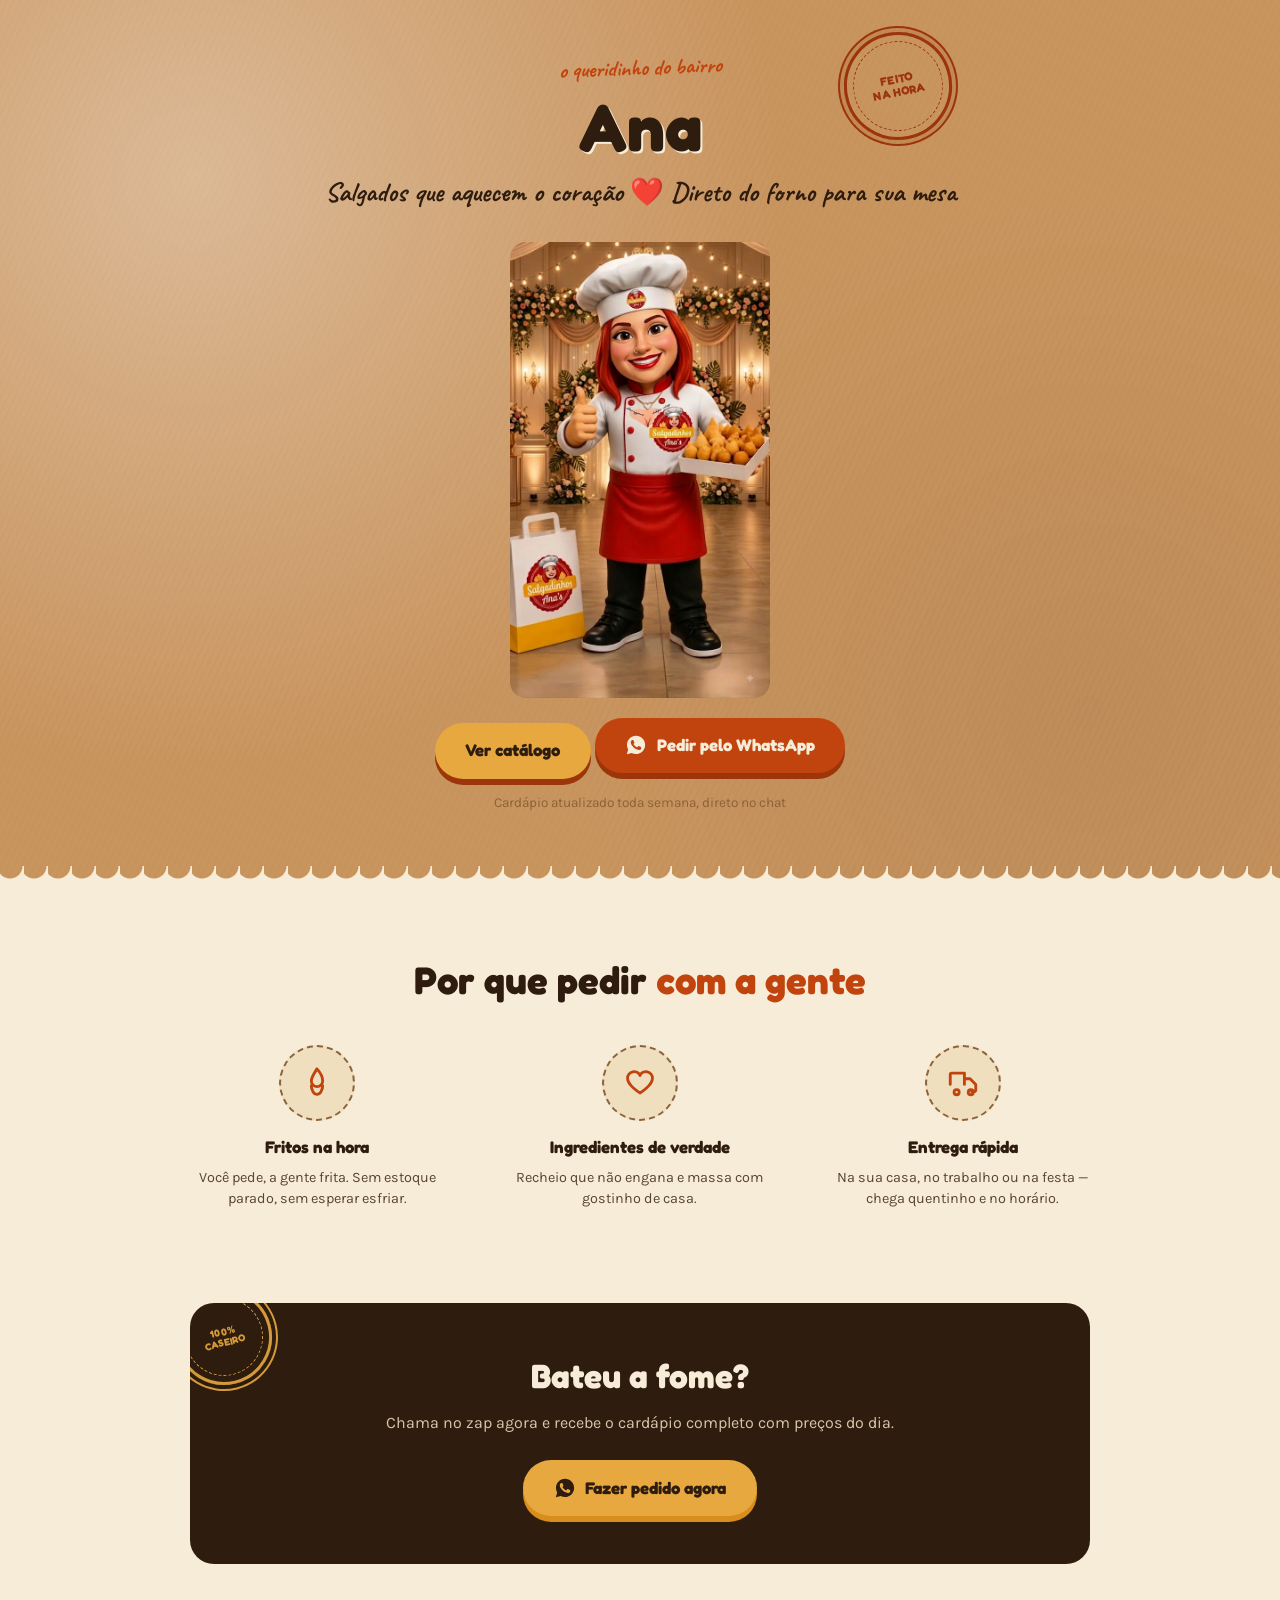
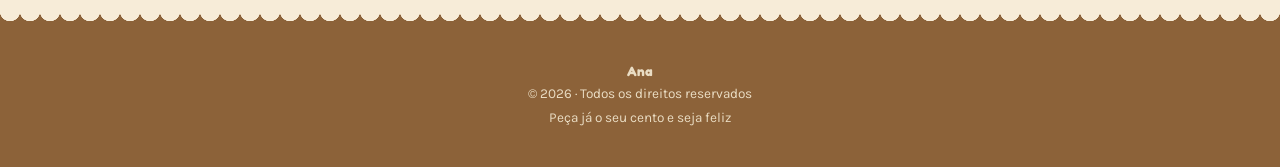
<file: index.html>
<!DOCTYPE html>
<html lang="pt-BR">
<head>
<meta charset="UTF-8">
<meta name="viewport" content="width=device-width, initial-scale=1.0">
<link rel="stylesheet" href="style.css">
<title>Ana | Salgados que aquecem o coração</title>
<meta name="description" content="Salgados fritos e assados na hora, recheio de verdade e entrega rápida. Peça pelo WhatsApp.">

<link rel="preconnect" href="https://fonts.googleapis.com">
<link rel="preconnect" href="https://fonts.gstatic.com" crossorigin>
<link href="https://fonts.googleapis.com/css2?family=Fredoka:wght@600;700;900&family=Karla:wght@400;500;700&family=Caveat:wght@600;700&display=swap" rel="stylesheet">


</head>
<body>

<header class="hero">
  <div class="hero__inner">
    <div class="stamp stamp--hero">Feito<br>na hora</div>
    <p class="eyebrow">o queridinho do bairro</p>
    <h1 class="hero__title">Ana</h1>
    <p class="hero__tagline">Salgados que aquecem o coração ❤️ Direto do forno para sua mesa</p>
    <img src="ana-mascote.png" alt="Mascote da Ana Salgados segurando uma caixa de coxinhas" style="max-width:260px;width:70%;height:auto;display:block;margin:20px auto;border-radius:16px;">

    <a class="cta cta--secondary" href="catalogo.html">Ver catálogo</a>
    <a class="cta" href="https://wa.me/554198285648?text=Ol%C3%A1!%20Vi%20o%20site%20e%20gostaria%20de%20fazer%20um%20pedido%20de%20salgados!" target="_blank" rel="noopener">
      <svg viewBox="0 0 24 24" fill="currentColor" aria-hidden="true"><path d="M12.04 2c-5.46 0-9.9 4.44-9.9 9.9 0 1.75.46 3.45 1.32 4.95L2 22l5.29-1.39a9.9 9.9 0 0 0 4.75 1.21h.01c5.46 0 9.9-4.44 9.9-9.9S17.5 2 12.04 2Zm5.8 14.06c-.24.68-1.4 1.3-1.93 1.36-.53.06-1.03.31-3.46-.72-2.92-1.23-4.8-4.2-4.94-4.4-.14-.19-1.18-1.57-1.18-3s.75-2.13 1.02-2.42c.27-.29.58-.36.78-.36h.55c.18 0 .42-.03.64.5.24.55.79 1.9.86 2.04.07.14.11.31.02.5-.09.19-.14.31-.28.47-.14.16-.28.36-.4.48-.14.14-.28.29-.12.56.16.28.71 1.18 1.52 1.9 1.05.94 1.93 1.24 2.2 1.38.27.14.43.12.6-.07.16-.19.68-.79.87-1.06.19-.27.37-.22.62-.13.26.09 1.61.76 1.89.9.28.14.46.21.53.33.07.12.07.68-.17 1.36Z"/></svg>
      Pedir pelo WhatsApp
    </a>
    <p class="hero__note">Cardápio atualizado toda semana, direto no chat</p>
  </div>
</header>
<main>

  <section class="features">
    <h2 class="section-title">Por que pedir <span>com a gente</span></h2>
    <div class="features__grid">
      <div class="feature">
        <div class="feature__badge">
          <svg viewBox="0 0 24 24" fill="none" stroke-width="2" stroke-linecap="round" stroke-linejoin="round"><path d="M12 2s4 4.5 4 8.5A4 4 0 0 1 8 10.5C8 8 9.5 6 12 2Z"/><path d="M8 14c0 3 1.8 6 4 6s4-3 4-6"/></svg>
        </div>
        <h4>Fritos na hora</h4>
        <p>Você pede, a gente frita. Sem estoque parado, sem esperar esfriar.</p>
      </div>
      <div class="feature">
        <div class="feature__badge">
          <svg viewBox="0 0 24 24" fill="none" stroke-width="2" stroke-linecap="round" stroke-linejoin="round"><path d="M20.8 8.6c0 5.1-8.8 10.4-8.8 10.4S3.2 13.7 3.2 8.6a4.6 4.6 0 0 1 8.8-1.9 4.6 4.6 0 0 1 8.8 1.9Z"/></svg>
        </div>
        <h4>Ingredientes de verdade</h4>
        <p>Recheio que não engana e massa com gostinho de casa.</p>
      </div>
      <div class="feature">
        <div class="feature__badge">
          <svg viewBox="0 0 24 24" fill="none" stroke-width="2" stroke-linecap="round" stroke-linejoin="round"><path d="M3 13V6a1 1 0 0 1 1-1h9v8"/><path d="M13 9h4l4 4v4a1 1 0 0 1-1 1h-2"/><circle cx="7.5" cy="18.5" r="1.8"/><circle cx="17.5" cy="18.5" r="1.8"/></svg>
        </div>
        <h4>Entrega rápida</h4>
        <p>Na sua casa, no trabalho ou na festa — chega quentinho e no horário.</p>
      </div>
    </div>
  </section>

  <section class="cta-band">
    <div class="cta-band__stamp stamp">100%<br>caseiro</div>
    <h2>Bateu a fome?</h2>
    <p>Chama no zap agora e recebe o cardápio completo com preços do dia.</p>
    <a class="cta cta--big" href="https://wa.me/554198285648?text=Ol%C3%A1!%20Vi%20o%20site%20e%20gostaria%20de%20fazer%20um%20pedido%20de%20salgados!" target="_blank" rel="noopener">
      <svg viewBox="0 0 24 24" fill="currentColor" aria-hidden="true"><path d="M12.04 2c-5.46 0-9.9 4.44-9.9 9.9 0 1.75.46 3.45 1.32 4.95L2 22l5.29-1.39a9.9 9.9 0 0 0 4.75 1.21h.01c5.46 0 9.9-4.44 9.9-9.9S17.5 2 12.04 2Zm5.8 14.06c-.24.68-1.4 1.3-1.93 1.36-.53.06-1.03.31-3.46-.72-2.92-1.23-4.8-4.2-4.94-4.4-.14-.19-1.18-1.57-1.18-3s.75-2.13 1.02-2.42c.27-.29.58-.36.78-.36h.55c.18 0 .42-.03.64.5.24.55.79 1.9.86 2.04.07.14.11.31.02.5-.09.19-.14.31-.28.47-.14.16-.28.36-.4.48-.14.14-.28.29-.12.56.16.28.71 1.18 1.52 1.9 1.05.94 1.93 1.24 2.2 1.38.27.14.43.12.6-.07.16-.19.68-.79.87-1.06.19-.27.37-.22.62-.13.26.09 1.61.76 1.89.9.28.14.46.21.53.33.07.12.07.68-.17 1.36Z"/></svg>
      Fazer pedido agora
    </a>
  </section>

</main>

<footer class="footer">
  <div class="footer__torn"></div>
  <div class="footer__content">
    <p class="footer__brand">Ana</p>
    <p>© 2026 · Todos os direitos reservados</p>
    <p>Peça já o seu cento e seja feliz</p>
  </div>
</footer>
</body>
</html>
</file>
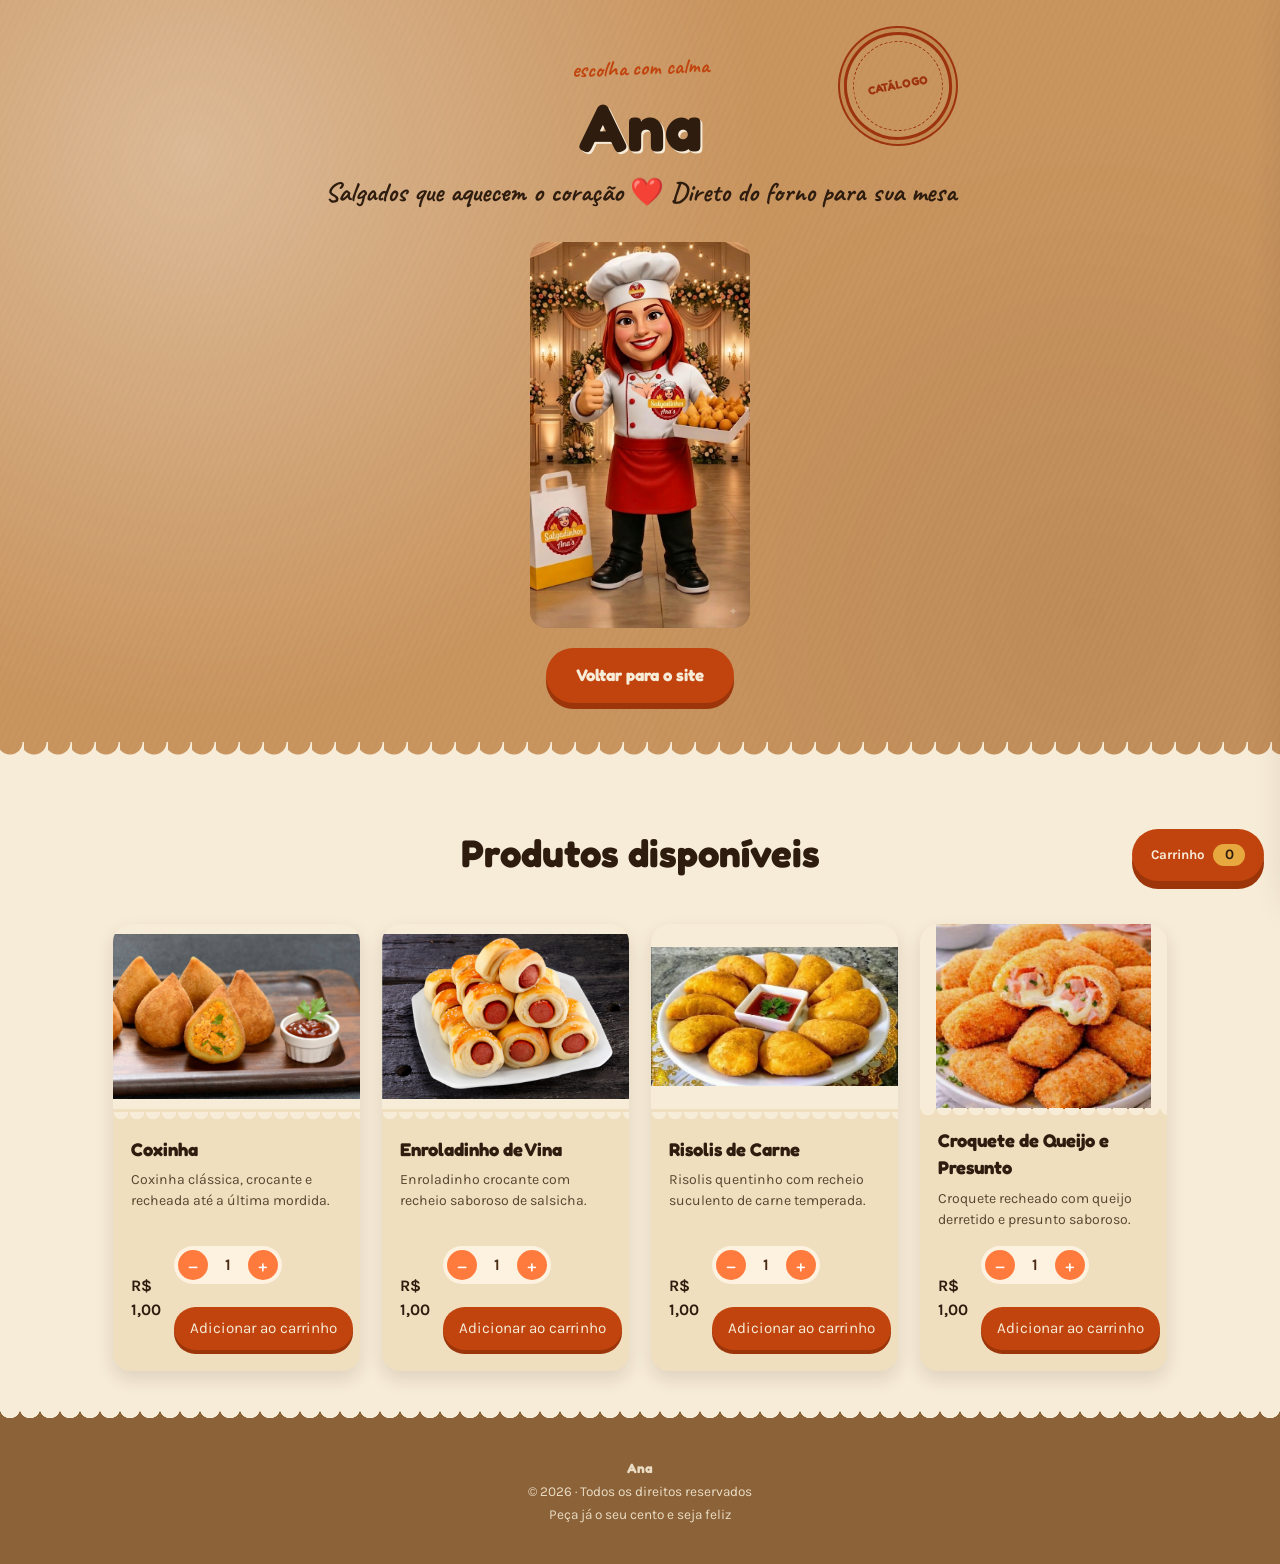
<file: catalogo.html>
<!DOCTYPE html>
<html lang="pt-BR">
<head>
<meta charset="UTF-8">
<meta name="viewport" content="width=device-width, initial-scale=1.0">
<link rel="stylesheet" href="style.css">
<title>Catálogo de Produtos | Ana</title>
<meta name="description" content="Catálogo de salgados com preços e carrinho lateral para finalizar no WhatsApp.">
<link rel="preconnect" href="https://fonts.googleapis.com">
<link rel="preconnect" href="https://fonts.gstatic.com" crossorigin>
<link href="https://fonts.googleapis.com/css2?family=Fredoka:wght@600;700;900&family=Karla:wght@400;500;700&family=Caveat:wght@600;700&display=swap" rel="stylesheet">
<style>
  .ticket__controls {
    display: flex;
    align-items: center;
    gap: 10px;
    flex-wrap: wrap;
  }
  .qty-stepper {
    display: flex;
    align-items: center;
    gap: 10px;
    background: #fdf1e0;
    border-radius: 999px;
    padding: 4px;
  }
  .qty-btn {
    width: 30px;
    height: 30px;
    border: none;
    border-radius: 50%;
    background: #ff7a3d;
    color: #fff;
    font-family: 'Fredoka', sans-serif;
    font-size: 18px;
    line-height: 1;
    cursor: pointer;
    display: flex;
    align-items: center;
    justify-content: center;
    transition: transform 0.1s ease, background 0.2s ease;
  }
  .qty-btn:hover {
    background: #e85f22;
  }
  .qty-btn:active {
    transform: scale(0.9);
  }
  .qty-value {
    min-width: 20px;
    text-align: center;
    font-family: 'Karla', sans-serif;
    font-weight: 700;
    color: #4a2c14;
  }
</style>
</head>
<body>
<header class="hero">
  <div class="hero__inner">
    <div class="stamp stamp--hero">Catálogo</div>
    <p class="eyebrow">escolha com calma</p>
    <h1 class="hero__title">Ana</h1>
    <p class="hero__tagline">Salgados que aquecem o coração ❤️ Direto do forno para sua mesa</p>
    <img src="ana-mascote.png" alt="Mascote da Ana Salgados segurando uma caixa de coxinhas" style="max-width:220px;width:60%;height:auto;display:block;margin:20px auto;border-radius:16px;">
    <a class="cta" href="https://moratojoao100-ctrl.github.io/site/" target="_blank" rel="noopener">Voltar para o site</a>
  </div>
</header>

<main>
  <section class="menu" id="catalogo">
    <h2 class="section-title">Produtos disponíveis</h2>
    <div class="menu__grid" id="catalogList">
      <article class="ticket" data-price="1.00">
        <div class="ticket__img">
        <img src="coxinha.jpg" alt="Coxinha dourada e crocante">
        </div>
        <div class="ticket__seam"></div>
        <div class="ticket__body">
          <h3>Coxinha</h3>
          <p>Coxinha clássica, crocante e recheada até a última mordida.</p>
          <div class="ticket__footer">
            <span class="ticket__price">R$ 1,00</span>
            <div class="ticket__controls">
              <div class="qty-stepper">
                <button type="button" class="qty-btn qty-minus" aria-label="Diminuir quantidade">−</button>
                <span class="qty-value">1</span>
                <button type="button" class="qty-btn qty-plus" aria-label="Aumentar quantidade">+</button>
              </div>
              <button type="button" class="ticket__button add-to-cart">Adicionar ao carrinho</button>
            </div>
          </div>
        </div>
      </article>
      <article class="ticket" data-price="1.00">
        <div class="ticket__img">
         <img src="enroladinho de vina.jpg" alt="Enroladinho de cozinha crocante">
        </div>
        <div class="ticket__seam"></div>
        <div class="ticket__body">
          <h3>Enroladinho de Vina</h3>
          <p>Enroladinho crocante com recheio saboroso de salsicha.</p>
          <div class="ticket__footer">
            <span class="ticket__price">R$ 1,00</span>
            <div class="ticket__controls">
              <div class="qty-stepper">
                <button type="button" class="qty-btn qty-minus" aria-label="Diminuir quantidade">−</button>
                <span class="qty-value">1</span>
                <button type="button" class="qty-btn qty-plus" aria-label="Aumentar quantidade">+</button>
              </div>
              <button type="button" class="ticket__button add-to-cart">Adicionar ao carrinho</button>
            </div>
          </div>
        </div>
      </article>
      <article class="ticket" data-price="1.00">
        <div class="ticket__img">
          <img src="risoles de carne.jfif" alt="Risolis de carne">
        </div>
        <div class="ticket__seam"></div>
        <div class="ticket__body">
          <h3>Risolis de Carne</h3>
          <p>Risolis quentinho com recheio suculento de carne temperada.</p>
          <div class="ticket__footer">
            <span class="ticket__price">R$ 1,00</span>
            <div class="ticket__controls">
              <div class="qty-stepper">
                <button type="button" class="qty-btn qty-minus" aria-label="Diminuir quantidade">−</button>
                <span class="qty-value">1</span>
                <button type="button" class="qty-btn qty-plus" aria-label="Aumentar quantidade">+</button>
              </div>
              <button type="button" class="ticket__button add-to-cart">Adicionar ao carrinho</button>
            </div>
          </div>
        </div>
      </article>
      <article class="ticket" data-price="1.00">
        <div class="ticket__img">
          <img src="croquete.jfif" alt="Croquete de queijo e presunto">
        </div>
        <div class="ticket__seam"></div>
        <div class="ticket__body">
          <h3>Croquete de Queijo e Presunto</h3>
          <p>Croquete recheado com queijo derretido e presunto saboroso.</p>
          <div class="ticket__footer">
            <span class="ticket__price">R$ 1,00</span>
            <div class="ticket__controls">
              <div class="qty-stepper">
                <button type="button" class="qty-btn qty-minus" aria-label="Diminuir quantidade">−</button>
                <span class="qty-value">1</span>
                <button type="button" class="qty-btn qty-plus" aria-label="Aumentar quantidade">+</button>
              </div>
              <button type="button" class="ticket__button add-to-cart">Adicionar ao carrinho</button>
            </div>
          </div>
        </div>
      </article>
    </div>
  </section>
</main>

<button class="cart-drawer__trigger" id="cartTrigger">
  Carrinho <span class="cart-drawer__count" id="cartCount">0</span>
</button>
<div class="cart-drawer__backdrop" id="cartBackdrop"></div>
<aside class="cart-drawer" id="cartDrawer" aria-hidden="true">
  <div class="cart-drawer__inner">
    <div class="cart-drawer__header">
      <h2>Carrinho</h2>
      <button type="button" class="cart-drawer__close" id="closeCart" aria-label="Fechar carrinho">×</button>
    </div>
    <div class="cart__info">
      <p class="cart__empty">Seu carrinho está vazio. Adicione um produto.</p>
      <ul class="cart__list"></ul>
    </div>
    <div class="cart__payment">
      <h3>Pagamento</h3>
      <p class="payment-note">Combine a forma de pagamento diretamente pelo WhatsApp ao finalizar o pedido.</p>
    </div>
    <div class="cart__summary">
      <div class="cart__summary-row">
        <span>Total</span>
        <strong class="cart__total-value">R$ 0,00</strong>
      </div>
      <button type="button" class="cta cart__checkout" disabled>Finalizar pedido</button>
    </div>
  </div>
</aside>

<footer class="footer">
  <div class="footer__torn"></div>
  <div class="footer__content">
    <p class="footer__brand">Ana</p>
    <p>© 2026 · Todos os direitos reservados</p>
    <p>Peça já o seu cento e seja feliz</p>
  </div>
</footer>

<script>
  const cart = [];
  const cartCount = document.getElementById('cartCount');
  const cartList = document.querySelector('.cart__list');
  const cartEmpty = document.querySelector('.cart__empty');
  const cartTotalValue = document.querySelector('.cart__total-value');
  const checkoutButton = document.querySelector('.cart__checkout');
  const cartDrawer = document.getElementById('cartDrawer');
  const cartBackdrop = document.getElementById('cartBackdrop');
  const cartTrigger = document.getElementById('cartTrigger');
  const closeCart = document.getElementById('closeCart');
  const whatsappNumber = '554198285648'; // WhatsApp number +55 41 9828-5648

  function formatCurrency(value) {
    return value.toLocaleString('pt-BR', { style: 'currency', currency: 'BRL' });
  }

  function updateCart() {
    cartList.innerHTML = '';
    cartCount.textContent = cart.reduce((sum, item) => sum + item.quantity, 0);
    if (cart.length === 0) {
      cartEmpty.style.display = 'block';
      checkoutButton.disabled = true;
      cartTotalValue.textContent = 'R$ 0,00';
      return;
    }

    cartEmpty.style.display = 'none';
    let total = 0;
    cart.forEach((item, index) => {
      const li = document.createElement('li');
      li.className = 'cart__item';
      li.innerHTML = `
        <div>
          <p class="cart__item-name">${item.name}</p>
          <p class="cart__item-details">${item.quantity} x ${formatCurrency(item.price)} = ${formatCurrency(item.price * item.quantity)}</p>
        </div>
        <button type="button" class="cart__item-remove" data-index="${index}">Remover</button>
      `;
      cartList.appendChild(li);
      total += item.price * item.quantity;
    });

    cartTotalValue.textContent = formatCurrency(total);
    checkoutButton.disabled = false;
  }

  function addItemToCart(name, price) {
    const existing = cart.find(item => item.name === name);
    if (existing) {
      existing.quantity += 1;
    } else {
      cart.push({ name, price, quantity: 1 });
    }
    updateCart();
    openCart();
  }

  function removeItem(index) {
    cart.splice(index, 1);
    updateCart();
  }

  function openCart() {
    cartDrawer.classList.add('is-open');
    cartBackdrop.classList.add('is-visible');
    cartDrawer.setAttribute('aria-hidden', 'false');
  }

  function closeCartDrawer() {
    cartDrawer.classList.remove('is-open');
    cartBackdrop.classList.remove('is-visible');
    cartDrawer.setAttribute('aria-hidden', 'true');
  }

  function getSelectedQty(ticket) {
    return parseInt(ticket.querySelector('.qty-value').textContent, 10) || 1;
  }

  function setSelectedQty(ticket, value) {
    ticket.querySelector('.qty-value').textContent = value;
  }

  document.querySelectorAll('.qty-plus').forEach(button => {
    button.addEventListener('click', event => {
      const ticket = event.target.closest('.ticket');
      const current = getSelectedQty(ticket);
      setSelectedQty(ticket, current + 1);
    });
  });

  document.querySelectorAll('.qty-minus').forEach(button => {
    button.addEventListener('click', event => {
      const ticket = event.target.closest('.ticket');
      const current = getSelectedQty(ticket);
      if (current > 1) {
        setSelectedQty(ticket, current - 1);
      }
    });
  });

  document.querySelectorAll('.add-to-cart').forEach(button => {
    button.addEventListener('click', event => {
      const ticket = event.target.closest('.ticket');
      const name = ticket.querySelector('h3').textContent.trim();
      const price = parseFloat(ticket.dataset.price);
      const qty = getSelectedQty(ticket);

      const existing = cart.find(item => item.name === name);
      if (existing) {
        existing.quantity += qty;
      } else {
        cart.push({ name, price, quantity: qty });
      }

      updateCart();
      openCart();
      setSelectedQty(ticket, 1);
    });
  });

  cartList.addEventListener('click', event => {
    if (!event.target.classList.contains('cart__item-remove')) return;
    const index = Number(event.target.dataset.index);
    removeItem(index);
  });

  checkoutButton.addEventListener('click', () => {
    if (cart.length === 0) return;
    const total = cart.reduce((sum, item) => sum + item.price * item.quantity, 0);
    const messageLines = [
      'Olá! Quero fazer meu pedido:',
      ...cart.map(item => `${item.quantity}x ${item.name} - ${formatCurrency(item.price * item.quantity)}`),
      `Total: ${formatCurrency(total)}`,
      'Pode me ajudar com a forma de pagamento e a entrega?'
    ];

    const text = encodeURIComponent(messageLines.join('\n'));
    const url = `https://wa.me/${whatsappNumber}?text=${text}`;
    window.open(url, '_blank');
  });

  cartTrigger.addEventListener('click', openCart);
  closeCart.addEventListener('click', closeCartDrawer);
  cartBackdrop.addEventListener('click', closeCartDrawer);

  updateCart();
</script>
</body>
</html>
</file>
<file: style.css>
:root{
    --paper:#f7ecd8;
    --paper-dark:#efdfbf;
    --kraft:#c9955f;
    --kraft-dark:#8c6239;
    --ink:#2e1c0f;
    --gold:#e7a93f;
    --chili:#c1440e;
    --chili-dark:#9c350a;
    --olive:#5b6b3f;
    --radius-card: 18px;
  }

  *{ box-sizing:border-box; }
  html{ scroll-behavior:smooth; }
  body{
    margin:0;
    background:var(--paper);
    color:var(--ink);
    font-family:'Karla', sans-serif;
    font-size:16px;
    line-height:1.5;
    -webkit-font-smoothing:antialiased;
  }

  h1,h2,h3,h4{
    font-family:'Fredoka', sans-serif;
    margin:0;
    color:var(--ink);
  }

  a{ color:inherit; }
  img{ max-width:100%; display:block; }
  button{ font-family:inherit; }

  .eyebrow{
    display:inline-block;
    font-family:'Caveat', cursive;
    font-weight:700;
    font-size:1.4rem;
    color:var(--chili);
    transform:rotate(-2deg);
    margin:0 0 .25rem;
  }

  .section-title{
    text-align:center;
    font-size:clamp(1.6rem, 4vw, 2.4rem);
    font-weight:700;
    margin:0 0 2.2rem;
  }
  .section-title span{ color:var(--chili); }

  /* ---------- STAMP (signature element) ---------- */
  .stamp{
    display:inline-flex;
    align-items:center;
    justify-content:center;
    text-align:center;
    font-family:'Fredoka', sans-serif;
    font-weight:700;
    text-transform:uppercase;
    letter-spacing:.04em;
    line-height:1.15;
    color:var(--chili);
    border:3px solid var(--chili);
    border-radius:50%;
    box-shadow:0 0 0 4px var(--paper), 0 0 0 6px var(--chili);
    outline:1px dashed var(--chili);
    outline-offset:-10px;
    background:transparent;
    mix-blend-mode:multiply;
    opacity:.9;
  }

  /* ---------- HERO ---------- */
  .hero{
    position:relative;
    padding:3.2rem 1.25rem 4rem;
    background:
      radial-gradient(circle at 15% 20%, rgba(255,255,255,.35), transparent 45%),
      radial-gradient(circle at 85% 80%, rgba(0,0,0,.06), transparent 40%),
      repeating-linear-gradient(115deg, rgba(140,98,57,.05) 0 2px, transparent 2px 6px),
      var(--kraft);
    overflow:hidden;
    text-align:center;
  }
  .hero::after{
    content:"";
    position:absolute;
    left:0; right:0; bottom:-1px;
    height:26px;
    background:
      radial-gradient(circle at 10px 0, transparent 12px, var(--paper) 13px) repeat-x;
    background-size:24px 26px;
  }
  .hero__inner{
    position:relative;
    max-width:640px;
    margin:0 auto;
  }
  .stamp--hero{
    position:absolute;
    top:-1.2rem;
    right:.5rem;
    width:108px;
    height:108px;
    font-size:.72rem;
    transform:rotate(-11deg);
  }
  .hero__title{
    font-size:clamp(2.6rem, 8vw, 4.2rem);
    font-weight:900;
    color:var(--ink);
    text-shadow:2px 2px 0 var(--paper);
    line-height:.98;
    margin:.3rem 0 .8rem;
  }
  .hero__tagline{
    font-family:'Caveat', cursive;
    font-weight:700;
    font-size:clamp(1.3rem, 3vw, 1.7rem);
    color:var(--ink);
    margin:0 0 1.8rem;
  }

  .cta{
    display:inline-flex;
    align-items:center;
    gap:.6rem;
    background:var(--chili);
    color:var(--paper);
    font-family:'Fredoka', sans-serif;
    font-weight:700;
    font-size:1.05rem;
    text-decoration:none;
    padding:.95rem 1.9rem;
    border-radius:999px;
    box-shadow:0 6px 0 var(--chili-dark);
    transition:transform .15s ease, box-shadow .15s ease;
  }
  .cta:hover{ transform:translateY(2px); box-shadow:0 4px 0 var(--chili-dark); }
  .cta:active{ transform:translateY(6px); box-shadow:0 0 0 var(--chili-dark); }
  .cta:focus-visible{ outline:3px solid var(--ink); outline-offset:3px; }
  .cta svg{ width:22px; height:22px; flex:none; }

  .hero__note{
    margin-top:.9rem;
    font-size:.85rem;
    color:var(--kraft-dark);
  }

  .about{
    padding:3rem 1.25rem 0;
    max-width:1100px;
    margin:0 auto;
  }
  .about__inner{
    display:grid;
    gap:2rem;
  }
  .about__intro{
    text-align:center;
    max-width:760px;
    margin:0 auto;
  }
  .about__text{
    color:#5a4530;
    font-size:1rem;
    margin-top:1rem;
    line-height:1.7;
  }
  .about__grid{
    display:grid;
    gap:1.25rem;
    grid-template-columns:repeat(auto-fit, minmax(240px, 1fr));
  }
  .about__card{
    background:var(--paper-dark);
    border-radius:22px;
    overflow:hidden;
    box-shadow:0 8px 18px rgba(46,28,15,.12);
    display:flex;
    flex-direction:column;
  }
  .about__card img{
    width:100%;
    height:220px;
    object-fit:cover;
  }
  .about__card h3{
    margin:1rem 1rem 0.4rem;
    font-size:1.1rem;
  }
  .about__card p{
    margin:0 1rem 1.2rem;
    color:#5a4530;
    line-height:1.6;
    font-size:0.95rem;
  }

  /* ---------- MENU / TICKETS ---------- */
  .menu{ padding:3.6rem 1.25rem 1rem; max-width:1100px; margin:0 auto; }

  .menu__grid{
    display:grid;
    gap:1.4rem;
    grid-template-columns:repeat(auto-fit, minmax(240px, 1fr));
    padding:.4rem .2rem 1.4rem;
  }

  .ticket{
    display:flex;
    flex-direction:column;
    justify-content:space-between;
    background:var(--paper-dark);
    border-radius:var(--radius-card);
    overflow:hidden;
    box-shadow:0 8px 18px rgba(46,28,15,.12);
    position:relative;
  }
  .ticket__img{
    height:auto;
    aspect-ratio:4/3;
    overflow:hidden;
    background:var(--paper);
    display:flex;
    align-items:center;
    justify-content:center;
  }
  .ticket__img img{
    width:100%;
    height:100%;
    object-fit:contain;
  }
  .ticket__seam{
    height:14px;
    background:
      radial-gradient(circle at 8px 0, var(--paper) 7px, transparent 7.5px) repeat-x;
    background-size:16px 14px;
    margin-top:-1px;
  }
  .ticket__body{
    display:flex;
    flex-direction:column;
    justify-content:space-between;
    padding:.3rem 1.1rem 1.3rem;
    min-height:240px;
  }
  .ticket__body h3{ font-size:1.15rem; font-weight:700; margin-bottom:.35rem; }
  .ticket__body p{ font-size:.88rem; color:#5a4530; margin:0 0 1rem; }
  .ticket__footer{
    display:flex;
    align-items:center;
    justify-content:space-between;
    gap:.75rem;
    margin-top:auto;
  }
  .ticket__button{
    flex-shrink:0;
  }
  .ticket__price{font-weight:700; color:var(--ink);}
  .ticket__button{
    margin-top:.8rem;
    padding:.8rem 1rem;
    border:none;
    border-radius:999px;
    background:var(--chili);
    color:var(--paper);
    cursor:pointer;
    font-size:.95rem;
    box-shadow:0 4px 0 var(--chili-dark);
    transition:transform .15s ease, box-shadow .15s ease, background .15s ease;
  }
  .ticket__button:hover{ background:var(--chili-dark); transform:translateY(1px); }
  .ticket__button:focus-visible{ outline:3px solid var(--ink); outline-offset:3px; }

  .menu__controls{
    display:flex;
    justify-content:center;
    gap:.9rem;
  }

  .cta--secondary{
    background:var(--gold);
    color:var(--ink);
  }
  .cta--secondary:hover{ background:#d99a2b; }

  .cart{
    padding:3.2rem 1.25rem;
    max-width:1100px;
    margin:0 auto;
  }
  .cart__inner{
    background:var(--paper-dark);
    border-radius:28px;
    padding:2rem;
    box-shadow:0 10px 24px rgba(46,28,15,.12);
  }
  .cart__content{
    display:grid;
    grid-template-columns:1fr auto;
    gap:1.5rem;
    align-items:start;
  }
  .cart__info{min-height:220px;}
  .cart__empty{margin:0; color:#5a4530; font-size:1rem;}
  .cart__list{list-style:none; margin:1.2rem 0 0; padding:0; display:grid; gap:.9rem;}
  .cart__item{
    display:grid;
    grid-template-columns:1fr auto;
    gap:.75rem;
    align-items:center;
    background:var(--paper);
    border-radius:18px;
    padding:1rem 1rem 1rem 1.1rem;
    border:1px solid rgba(46,28,15,.08);
  }
  .cart__item-name{ font-weight:700; margin:0; }
  .cart__item-details{ color:#5a4530; font-size:.9rem; margin:.35rem 0 0; }
  .cart__item-remove{
    border:none;
    background:transparent;
    color:var(--chili-dark);
    cursor:pointer;
    font-weight:700;
  }
  .cart__payment{
    background:var(--paper);
    border-radius:20px;
    padding:1.2rem 1.3rem;
    margin-bottom:1rem;
    color:var(--ink);
  }
  .cart__payment h3{
    margin:0 0 .9rem;
    font-size:1rem;
  }
  .payment-options{
    display:grid;
    gap:.75rem;
  }
  .payment-options label{
    display:flex;
    align-items:center;
    gap:.5rem;
    font-size:.95rem;
    color:var(--ink);
  }
  .payment-note{
    display:block;
    margin-top:.25rem;
    color:#5a4530;
    font-size:.85rem;
  }
  .card-form{
    display:grid;
    gap:.85rem;
    margin-top:1rem;
  }
  .card-form label{
    display:flex;
    flex-direction:column;
    gap:.35rem;
    font-size:.9rem;
    color:#5a4530;
  }
  .card-form input{
    padding:.85rem 1rem;
    border:1px solid rgba(46,28,15,.12);
    border-radius:14px;
    font:inherit;
    background:var(--paper);
    width:100%;
    box-sizing:border-box;
  }
  .card-row{
    display:grid;
    grid-template-columns:1fr 1fr;
    gap:.85rem;
  }
  .card-row label{
    min-width:0;
  }
  .cart__summary{
    background:var(--ink);
    color:var(--paper);
    border-radius:22px;
    padding:1.6rem;
    display:flex;
    flex-direction:column;
    justify-content:space-between;
    min-width:260px;
  }
  .cart__summary-row{
    display:flex;
    justify-content:space-between;
    gap:1rem;
    margin-bottom:1.6rem;
    font-size:1.05rem;
  }
  .cart__total-value{font-size:1.5rem;}
  .cart__checkout{
    width:100%;
    border:none;
    padding:1rem 1.1rem;
    border-radius:999px;
    background:var(--gold);
    color:var(--ink);
    font-size:1rem;
    font-weight:700;
    cursor:pointer;
    box-shadow:0 6px 0 #d98d1d;
  }
  .cart__checkout:disabled{opacity:.55; cursor:not-allowed; box-shadow:none;}
  .cart__checkout:hover:not(:disabled){transform:translateY(1px);}

  .cart-drawer__trigger{
    position:fixed;
    right:1rem;
    bottom:1.2rem;
    z-index:40;
    display:inline-flex;
    align-items:center;
    gap:.5rem;
    border:none;
    border-radius:999px;
    padding:.95rem 1.2rem;
    background:var(--chili);
    color:var(--paper);
    font-weight:700;
    cursor:pointer;
    box-shadow:0 8px 0 var(--chili-dark);
  }
  .cart-drawer__count{
    display:inline-flex;
    align-items:center;
    justify-content:center;
    background:var(--gold);
    color:var(--ink);
    border-radius:999px;
    padding:.15rem .6rem;
    font-size:.9rem;
    min-width:2rem;
  }
  .cart-drawer{
    position:fixed;
    top:0;
    right:0;
    width:min(360px,100%);
    height:100vh;
    background:var(--paper-dark);
    transform:translateX(110%);
    transition:transform .25s ease;
    z-index:45;
    box-shadow:-18px 0 40px rgba(46,28,15,.24);
    display:flex;
    flex-direction:column;
    padding:1.5rem;
  }
  .cart-drawer.is-open{transform:translateX(0);}
  .cart-drawer__inner{display:flex; flex-direction:column; height:100%;}
  .cart-drawer__header{
    display:flex;
    justify-content:space-between;
    align-items:center;
    gap:1rem;
    margin-bottom:1.3rem;
  }
  .cart-drawer__header h2{margin:0;}
  .cart-drawer__close{
    border:none;
    background:transparent;
    color:var(--ink);
    font-size:1.6rem;
    cursor:pointer;
    line-height:1;
  }
  .cart-drawer__backdrop{
    position:fixed;
    inset:0;
    background:rgba(0,0,0,.4);
    opacity:0;
    pointer-events:none;
    transition:opacity .25s ease;
    z-index:35;
  }
  .cart-drawer__backdrop.is-visible{
    opacity:1;
    pointer-events:auto;
  }
  .cart__summary{margin-top:auto;}

  @media (max-width:860px){
    .cart__content{grid-template-columns:1fr;}
  }
  @media (max-width:640px){
    .cart__summary{min-width:0;}
    .cart-drawer{width:100%;}
    .cart-drawer__trigger{right:.75rem; left:.75rem; width:auto;}
  }
  .menu__controls button{
    width:44px; height:44px;
    border-radius:50%;
    border:2px solid var(--ink);
    background:var(--paper);
    color:var(--ink);
    font-size:1.3rem;
    cursor:pointer;
    transition:background .15s ease;
  }
  .menu__controls button:hover{ background:var(--gold); }
  .menu__controls button:focus-visible{ outline:3px solid var(--chili); outline-offset:2px; }

  /* ---------- FEATURES ---------- */
  .features{ padding:3.8rem 1.25rem; max-width:980px; margin:0 auto; }
  .features__grid{
    display:grid;
    grid-template-columns:repeat(auto-fit, minmax(220px, 1fr));
    gap:1.8rem;
  }
  .feature{ text-align:center; padding:0 .5rem; }
  .feature__badge{
    width:76px; height:76px;
    margin:0 auto .9rem;
    border-radius:50%;
    background:var(--paper-dark);
    border:2px dashed var(--kraft-dark);
    display:flex;
    align-items:center;
    justify-content:center;
  }
  .feature__badge svg{ width:34px; height:34px; stroke:var(--chili); }
  .feature h4{ font-size:1.05rem; margin-bottom:.4rem; }
  .feature p{ font-size:.9rem; color:#5a4530; margin:0; }

  /* ---------- CTA BAND ---------- */
  .cta-band{
    position:relative;
    margin:2rem 1.25rem 3rem;
    max-width:900px;
    margin-inline:auto;
    background:var(--ink);
    color:var(--paper);
    border-radius:24px;
    padding:3rem 1.5rem;
    text-align:center;
    overflow:hidden;
  }
  .cta-band__stamp{
    position:absolute;
    top:-14px; left:-14px;
    width:96px; height:96px;
    font-size:.62rem;
    color:var(--gold);
    border-color:var(--gold);
    box-shadow:0 0 0 4px var(--ink), 0 0 0 6px var(--gold);
    outline-color:var(--gold);
    transform:rotate(-14deg);
    mix-blend-mode:normal;
  }
  .cta-band h2{ color:var(--paper); font-size:clamp(1.6rem, 4vw, 2.1rem); margin-bottom:.6rem; }
  .cta-band p{ color:#d8c7a8; margin:0 0 1.6rem; font-size:1rem; }
  .cta--big{ box-shadow:0 6px 0 #d98d1d; background:var(--gold); color:var(--ink); }
  .cta--big:hover{ box-shadow:0 4px 0 #d98d1d; }

  /* ---------- FOOTER ---------- */
  .footer{ background:var(--kraft-dark); color:var(--paper); position:relative; }
  .footer__torn{
    height:20px;
    background:
      radial-gradient(circle at 10px 0, var(--paper) 10px, transparent 10.5px) repeat-x;
    background-size:20px 20px;
    transform:translateY(-1px);
  }
  .footer__content{ text-align:center; padding:1.6rem 1.25rem 2.2rem; }
  .footer__brand{ font-family:'Fredoka', sans-serif; font-weight:700; font-size:1.15rem; margin-bottom:.3rem; }
  .footer__content p{ margin:.2rem 0; font-size:.85rem; color:#eaddc4; }

  @media (prefers-reduced-motion: reduce){
    html{ scroll-behavior:auto; }
    .cta{ transition:none; }
  }

  @media (max-width:560px){
    .stamp--hero{ width:88px; height:88px; font-size:.62rem; right:.2rem; top:-.8rem; }
  }
</file>
